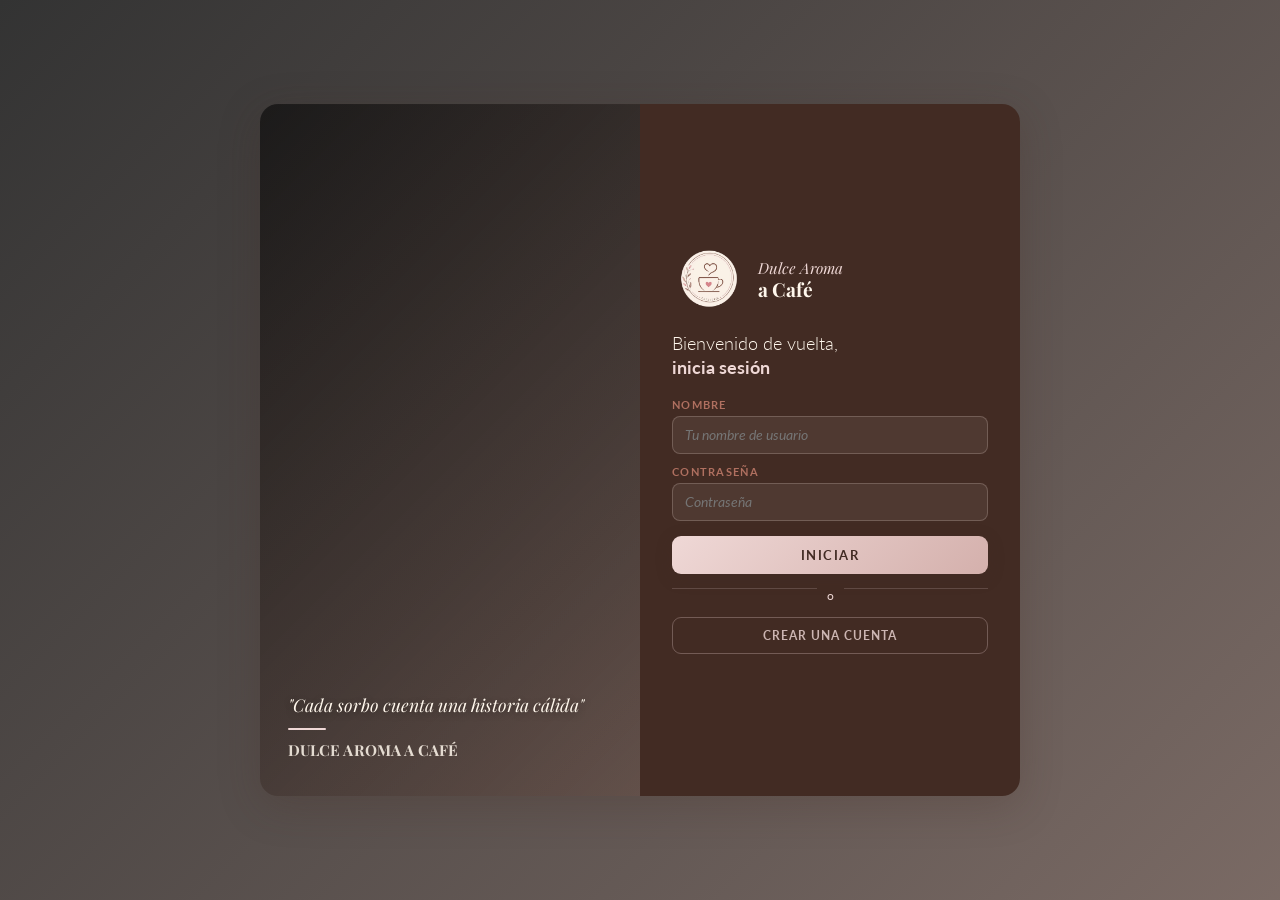
<file: public/login.html>
<!DOCTYPE html>
<html lang="en">
<head>
    <meta charset="UTF-8">
    <meta name="viewport" content="width=device-width, initial-scale=1.0">
    <title>login</title>
    <link rel="preconnect" href="https://fonts.googleapis.com">
    <link rel="shortcut icon" href="asset/img/logo-simple.png" type="image/x-icon">
    <link rel="preconnect" href="https://fonts.gstatic.com" crossorigin>
    <link href="https://fonts.googleapis.com/css2?family=Playfair+Display:ital,wght@0,700;1,400&family=Lato:wght@300;400;700&display=swap" rel="stylesheet">

    <link rel="stylesheet" href="asset/css/styleLog.css">
</head>
<body>
  
    <!--panel principal-->
   
    <div class="card" id="card">

        <!-- panel de imagen izquierdo-->
        <div class="panel-imagen">
            <div class="panel-texto">
                <p class="lema">"Cada sorbo cuenta una historia cálida"</p>
                <div class="linea-decorativa"></div>
                <span class="nombre-marca">Dulce Aroma a Café</span>
            </div>
        </div>

        <!--panel de registro-->
        <div class="panel-form panel-registro"">
            <!--logo-->
            <div class="logo">
                   <img src="asset/img/logo-simple.png" alt="" width="110" height="100">
                <div class="logo-texto">
                    <span class="logo-linea1">Dulce Aroma</span>
                    <span class="logo-linea2">a Café</span>
                </div>
            </div>

            <!-- titulo de form -->
            <h1 class="titulo">Bienvenido,<br><strong>registrarsesión</strong></h1>

            <!--formulario de inicio-->
            <form action="">

                <div class="campo">
                    <label for="">Nombre usuario</label>
                    <input type="text" id="nombre-usuario" placeholder="Tu nombre de usuario" required>
                    <div id="AlertaNombre" style="display: none; color: red; margin-top: 10px;"></div>
                </div>

                 <div class="campo">
                    <label for="">Correo </label>
                    <input type="email" id="correo-usuario" placeholder="EJ: juan@gamil" required>
                    <div id="AlertaCorreo" style="display: none; color: red; margin-top: 10px;"></div>
                </div>

                 <div class="campo">
                    <label for="">Telefono</label>
                    <input type="number" id="telefono-usuario" placeholder="EJ: 123456789" required>
                </div>

                 <div class="campo">
                    <label for="">Direccion</label>
                    <input type="text" id="dirrecion-usuario" placeholder="EJ: avenida belgrano" required>
                </div>

                <div class="campo">
                    <label for="">Contraseña</label>
                    <input type="password" id="password-register" placeholder="Contraseña" required>
                </div>

                <input type="checkbox" name="aceptarPolitica" id="politicaPrivacidad" required>
                    <Label class="politicaPrivacidad" >He leido y acepto la <a href="politicas.html">politica de proteccion de datos personales</a></Label>

               <button type="submit" id="btnCrearRegistro">Crear cuenta</button>
            </form>

            <!-- Separador visual -->
            <div class="separador">
                <span></span>
            </div>


           <a href="#" class="btn-registro" id="mostrarLogin">Ya tengo una cuenta</a>

        </div>

        <!-- panel derecho formulario -->
        <div class="panel-form panel-login">
            <!--logo-->
            <div class="logo-session">
                   <img src="asset/img/logo-simple.png" alt="" width="110" height="100">
                <div class="logo-texto">
                    <span class="logo-linea1">Dulce Aroma</span>
                    <span class="logo-linea2">a Café</span>
                </div>
            </div>

            <!-- titulo de form -->
            <h1 class="titulo">Bienvenido de vuelta,<br><strong>inicia sesión</strong></h1>

            <!--formulario de inicio-->
            <form action="">

                <div class="campo">
                    <label for="">Nombre</label>
                    <input type="text" id="nombre" placeholder="Tu nombre de usuario" required>
                </div>

                <div class="campo">
                    <label for="">Contraseña</label>
                    <input type="password" id="password" placeholder="Contraseña" required>
                </div>

                <button type="button" id="btnEnviar">Iniciar</button>

            </form>

            <!-- Separador visual -->
            <div class="separador">
                <span></span> o <span></span>
            </div>

            <a href="#" class="btn-registro" id="mostrarRegistro">Crear una cuenta</a>
          
        </div>
    </div>

    <script src="../admin/asset/js/localStorage.js"></script>
    <script src="asset/js/main.js"></script>
</body>
</html>
</file>
<file: public/asset/css/styleLog.css>
*{
    margin: 0;
    padding: 0;
    box-sizing: border-box;
}
:root{
    --rosa: #EFD8D6;
    --crema:  #FFF7EC;
    --cafe:  #422B23;
    --cafe-medio: #b07060;
}
body{
    min-height: 100vh;
    width: 100%;
    display: flex;
    align-items: center;
    justify-content: center;
    padding: 20px;
    font-family: 'lato', sans-serif;
    background-image:
        linear-gradient(
            135deg,
            rgba(0, 0, 0, 0.8) 0%,
            rgba(66,43,35,0.70) 100%
        ),
        url('https://images.unsplash.com/photo-1447933601403-0c6688de566e?w=1600&q=80');
    background-size: cover;
    background-position: center;
    background-attachment: fixed;
    overflow-x: hidden;
}

/*tarjeta que contiene la seccion de imagen y form*/

.card{
    position: relative;
    display: grid;
    grid-template-columns: 1fr 1fr;
    width: min(760px, 100%);
    min-height: 430px;
    border-radius: 18px;
    overflow: hidden;
    box-shadow: 0 10px 40px rgba(66, 43, 35, 0.25);
    transition: min-height 0.6s ease, width 0.6s ease;
}

.card.modo-registro{
    min-height: 560px;
    width: min(820px, 100%);
}

/*panel izquiedo de imagen*/
.panel-imagen{
    position: relative;
    background-image:linear-gradient(135deg, rgba(0, 0, 0, 0.566) 0%, rgba(100, 65, 53, 0.319) 100%),
    url('https://images.unsplash.com/photo-1495474472287-4d71bcdd2085?w=800&q=80') ;
    background-size: cover;
    background-position: center;
}

.panel-texto{
    position: absolute;
    bottom: 36px;
    left: 28px;
    right: 28px;
    color: var(--crema);
    z-index: 1;
}

.lema{
    font-family: 'Playfair Display', serif ;
    font-style: italic;
    font-size: 1.1rem;
    line-height: 1.55;
    text-shadow: 0 2px 8px rgba(0,0,0,0.3);
}

.linea-decorativa{
    width: 38px;
    height: 2px;
    background: var(--rosa);
    margin: 10px 0;
    border-radius: 2px;
}

.nombre-marca{
    font-family: 'Playfair Display', serif ;
    font-weight: 700;
    font-size: 0.95rem;
    letter-spacing: 0.08px;
    text-transform: uppercase;
    opacity: 0.85;
}

/*panel formulario*/
.panel-form{
    background: var(--cafe);
    padding: 30px 32px;
    display: flex;
    flex-direction: column;
    justify-content: center;
    min-width: 0;
}

.logo{
    display: flex;
    align-items: center;
     gap: 10px;
    margin-bottom: 18px;
}

.logo-icono{
    width: 38px;
    height: 38px;
    flex-shrink: 0;/*evita que el contenedor hijo reduxca su tamaño*/
}

.logo img,
.logo-session img{
    width: 76px;
    height: auto;
    max-width: 100%;
    object-fit: contain;
}

.logo-texto{
    display: flex;
    flex-direction: column;
    line-height: 1.15;
}

.logo-linea1{
    font-family:'Playfair Display', serif ;
    font-style: italic;
    color: var(--rosa);
    font-size: 0.95rem;
}

.logo-linea2{
    font-family: 'Playfair Display', serif;
    font-weight: 700;
    color: var(--crema);
    font-size: 1.2rem;
}
/**/
.logo-session{
    display: flex;
    position: static;
    align-items: center;
    gap: 10px;
    margin-bottom: 18px;
    margin-left: 0;
}

.titulo{
    font-family: 'lato' , sans-serif;
    font-weight: 300;
    font-size: 1.15rem;
    color: var(--crema);
    line-height: 1.3;
    margin-bottom: 18px;
}

.titulo strong{
    font-weight: 700;
    color: var(--rosa);
}

.campo{
    display: flex;
    flex-direction: column;
    gap: 5px;
    margin-bottom: 11px;
}

.campo label{
    font-size: 0.685rem;
    font-weight: 700;
    letter-spacing: 0.08rem;
    text-transform: uppercase;
    color: var(--cafe-medio);
}

.campo input{
    width: 100%;
    padding: 10px 12px;
    background: rgba(255, 247, 236, 0.07);
    border: 1.5px solid rgba(239, 216, 214, 0.22);
    border-radius: 8px;
    color: var(--crema);
    font-family: 'lato', sans-serif;
    font-size: 0.85rem;
    font-style: italic;
    outline: none;/*quitar el controno azul de navegador*/
    transition: border-color 0.2s, background 0.2s;
}

.campo input:focus{
    border-color: var(--rosa);
    background: rgba(239, 216, 214, 0.10);
}

#btnEnviar,
#btnCrearRegistro{
    width: 100%;
    padding: 11px;
    margin-top: 4px;
    background: linear-gradient(135deg, var(--rosa) 0%, #d4b0ac 100%);
    color: var(--cafe);
    font-family: 'lato', sans-serif;
    font-size: 0.82rem;
    font-weight: 700;
    letter-spacing: 1.5px;
    text-transform: uppercase;
    border: none;
    border-radius: 9px;
    cursor: pointer;
    box-shadow: 0 4px 16px rgba(66, 43, 35, 0.30);
    transition: transform 0.15s, filter 0.15s;
}

#btnEnviar:hover,
#btnCrearRegistro:hover{
    transform: translateY(-2px);
    filter: brightness(1.05);
}

#btnEnviar:active {
    transform: translateY(0);
    filter: brightness(0.95);
}

.separador{
    display: flex;
    justify-content: center;
    gap: 10px;
    margin: 14px 0;
    color: rgb(239, 216, 214);
    font-size: 0.75rem;
}

.separador span{
    flex: 1;
    height: 1px;
    background: rgba(239, 216, 214, 0.18);
    display: block;
}

.btn-registro{
    display: flex;
    width: 100%;
    justify-content: center;
    padding: 10px;
    text-align: center;
    border: 1.5px solid rgba(239, 216, 214, 0.28);
    border-radius: 9px;
    color: rgba(239, 216, 214, 0.80);
    font-family: 'lato',sans-serif ;
    font-size: 12px;
    font-weight: 700;
    text-decoration: none;
    letter-spacing: 0.06rem;
    text-transform: uppercase;
    transition: background 0.2s, border-color 0.2s, color 0.2s;
}

.btn-registro:hover {
    background: rgba(239, 216, 214, 0.08);
    border-color: var(--rosa);
    color: var(--crema);
}
/* animacion entre login y registro */
.panel-imagen,
.panel-login,
.panel-registro{
    transition: transform 0.6s ease, opacity 0.4s ease;
}

.panel-imagen{
    grid-column: 1;
    grid-row: 1;
    z-index: 2;
}

.panel-login{
    grid-column: 2;
    grid-row: 1;
    z-index: 1;
}

.panel-registro{
    grid-column: 1;
    grid-row: 1;
    opacity: 0;
    pointer-events: none;
    transform: translateX(-20px);
}

.card.modo-registro .panel-imagen{
    transform: translateX(100%);
}

.card.modo-registro .panel-login{
    opacity: 0;
    pointer-events: none;
    transform: translateX(20px);
}

.card.modo-registro .panel-registro{
    opacity: 1;
    pointer-events: auto;
    transform: translateX(0);
}

.politicaPrivacidad {
    color: white;
}

.politicaPrivacidad a{
    color: white;
}

@media (max-width: 768px){

    body{
        padding: 15px;
    }

    .card{
        width: 100%;
        max-width: 650px;
    }

    .panel-form{
        padding: 25px;
    }

}



@media (max-width: 600px){

    body{
        padding: 12px;
        align-items: center;
    }

    .card,
    .card.modo-registro{
        width: 100%;
        min-height: auto;
        grid-template-columns: 1fr;
        border-radius: 14px;
    }

    /* Ocultamos la imagen en celulares */
    .panel-imagen{
        display: none;
    }

    /* El login ocupa toda la tarjeta */
    .panel-login{
        grid-column: 1;
        grid-row: 1;
        width: 100%;
        min-width: 0;
        padding: 30px 24px;
    }

    /* El registro también ocupa toda la tarjeta */
    .panel-registro{
        grid-column: 1;
        grid-row: 1;
        width: 100%;
        min-width: 0;
        padding: 30px 24px;
    }

    .logo-session{
        position: static;
        margin: 0 0 18px 0;
    }

    .logo{
        margin-bottom: 18px;
    }

    .logo img,
    .logo-session img{
        width: 68px;
    }

    .logo-linea1{
        font-size: 0.85rem;
    }

    .logo-linea2{
        font-size: 1.05rem;
    }

    .titulo{
        font-size: 1.1rem;
        margin-bottom: 18px;
    }

    .campo{
        margin-bottom: 12px;
    }

    .campo input{
        font-size: 0.9rem;
        padding: 11px 12px;
    }

    #btnEnviar,
    #btnCrearRegistro{
        padding: 12px;
    }

    .btn-registro{
        padding: 11px;
        font-size: 11px;
    }

}

@media (max-width: 400px){

    body{
        padding: 8px;
    }

    .card,
    .card.modo-registro{
        border-radius: 12px;
    }

    .panel-login,
    .panel-registro{
        padding: 24px 18px;
    }

    .logo img,
    .logo-session img{
        width: 60px;
    }

    .logo{
        gap: 7px;
        margin-bottom: 14px;
    }

    .logo-linea1{
        font-size: 0.78rem;
    }

    .logo-linea2{
        font-size: 0.95rem;
    }

    .titulo{
        font-size: 1rem;
        margin-bottom: 15px;
    }

    .campo{
        gap: 4px;
        margin-bottom: 10px;
    }

    .campo label{
        font-size: 0.62rem;
    }

    .campo input{
        padding: 10px;
        font-size: 0.82rem;
    }

    #btnEnviar,
    #btnCrearRegistro{
        font-size: 0.75rem;
        padding: 10px;
    }

    .separador{
        margin: 12px 0;
    }
}
@media (max-width: 600px){

    .card.modo-registro .panel-imagen{
        transform: none;
    }

    .card.modo-registro .panel-login{
        transform: none;
    }

    .card.modo-registro .panel-registro{
        transform: none;
    }
}
</file>
